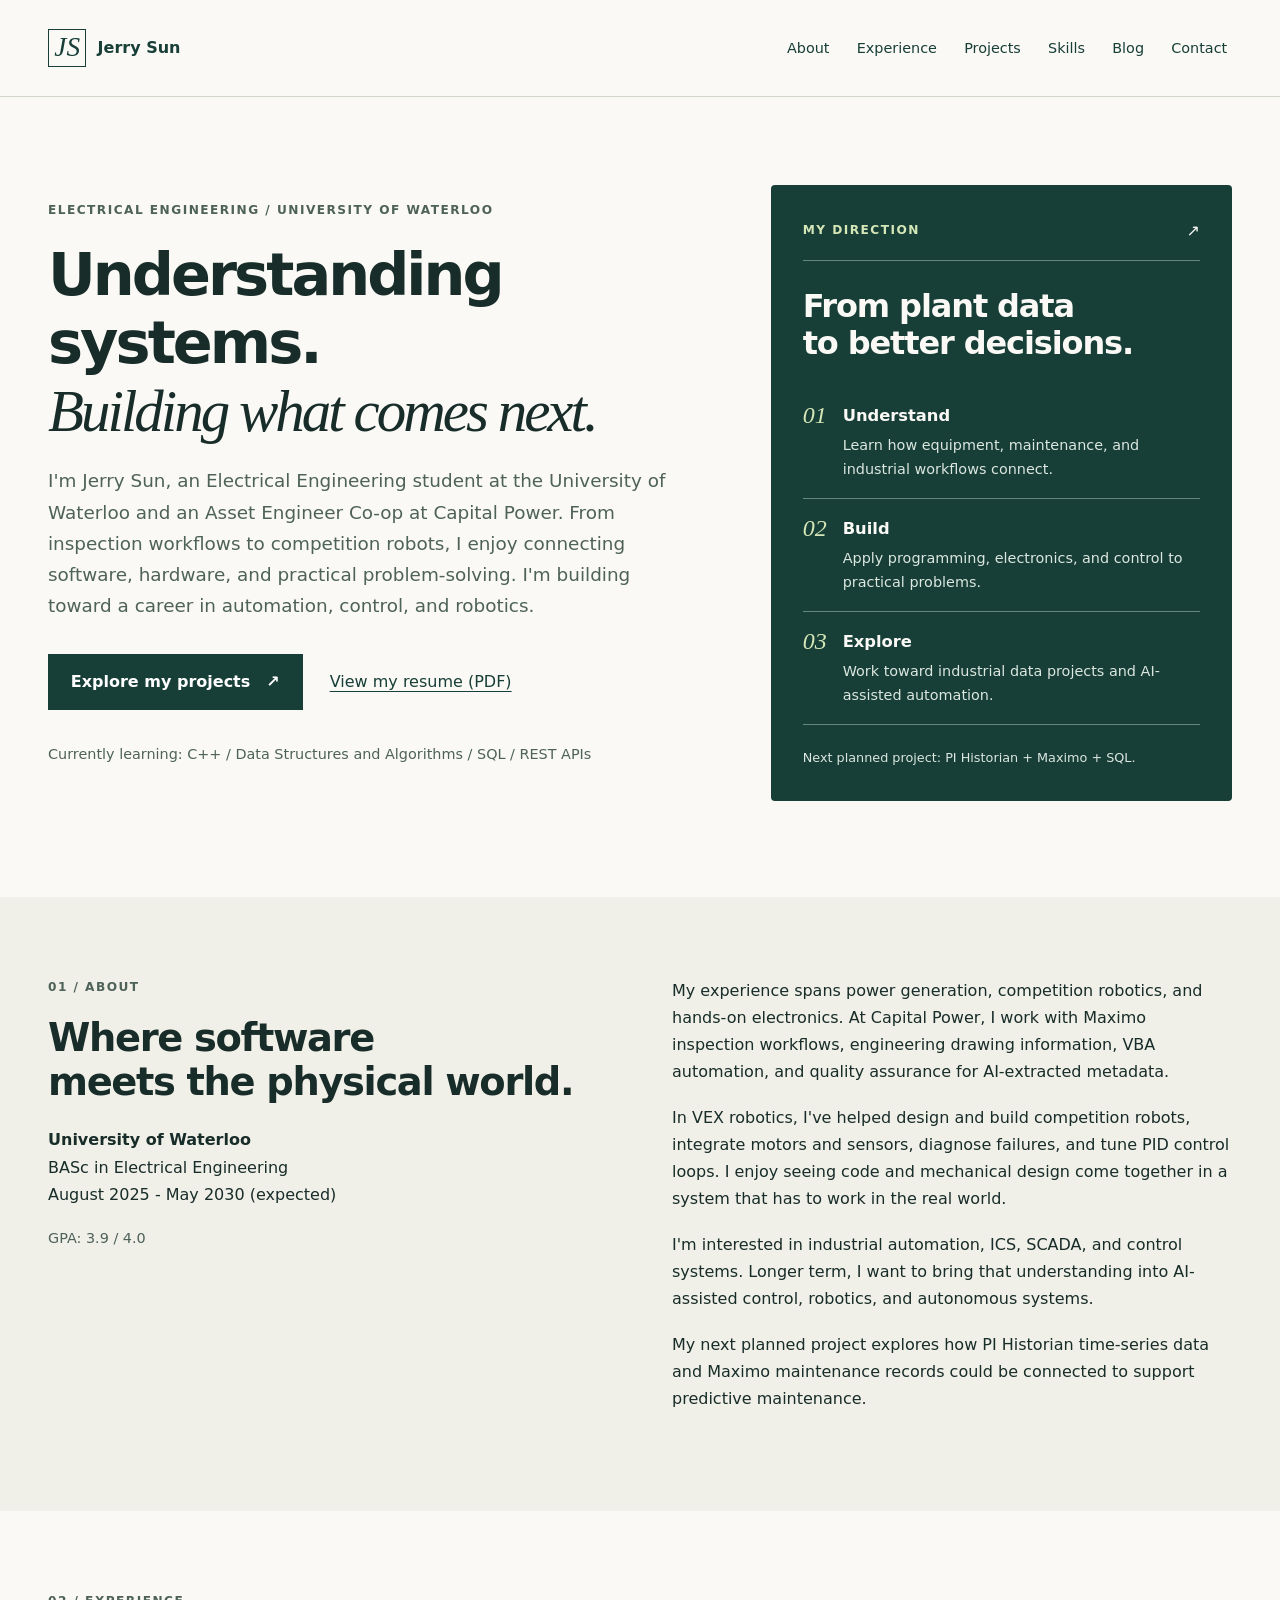
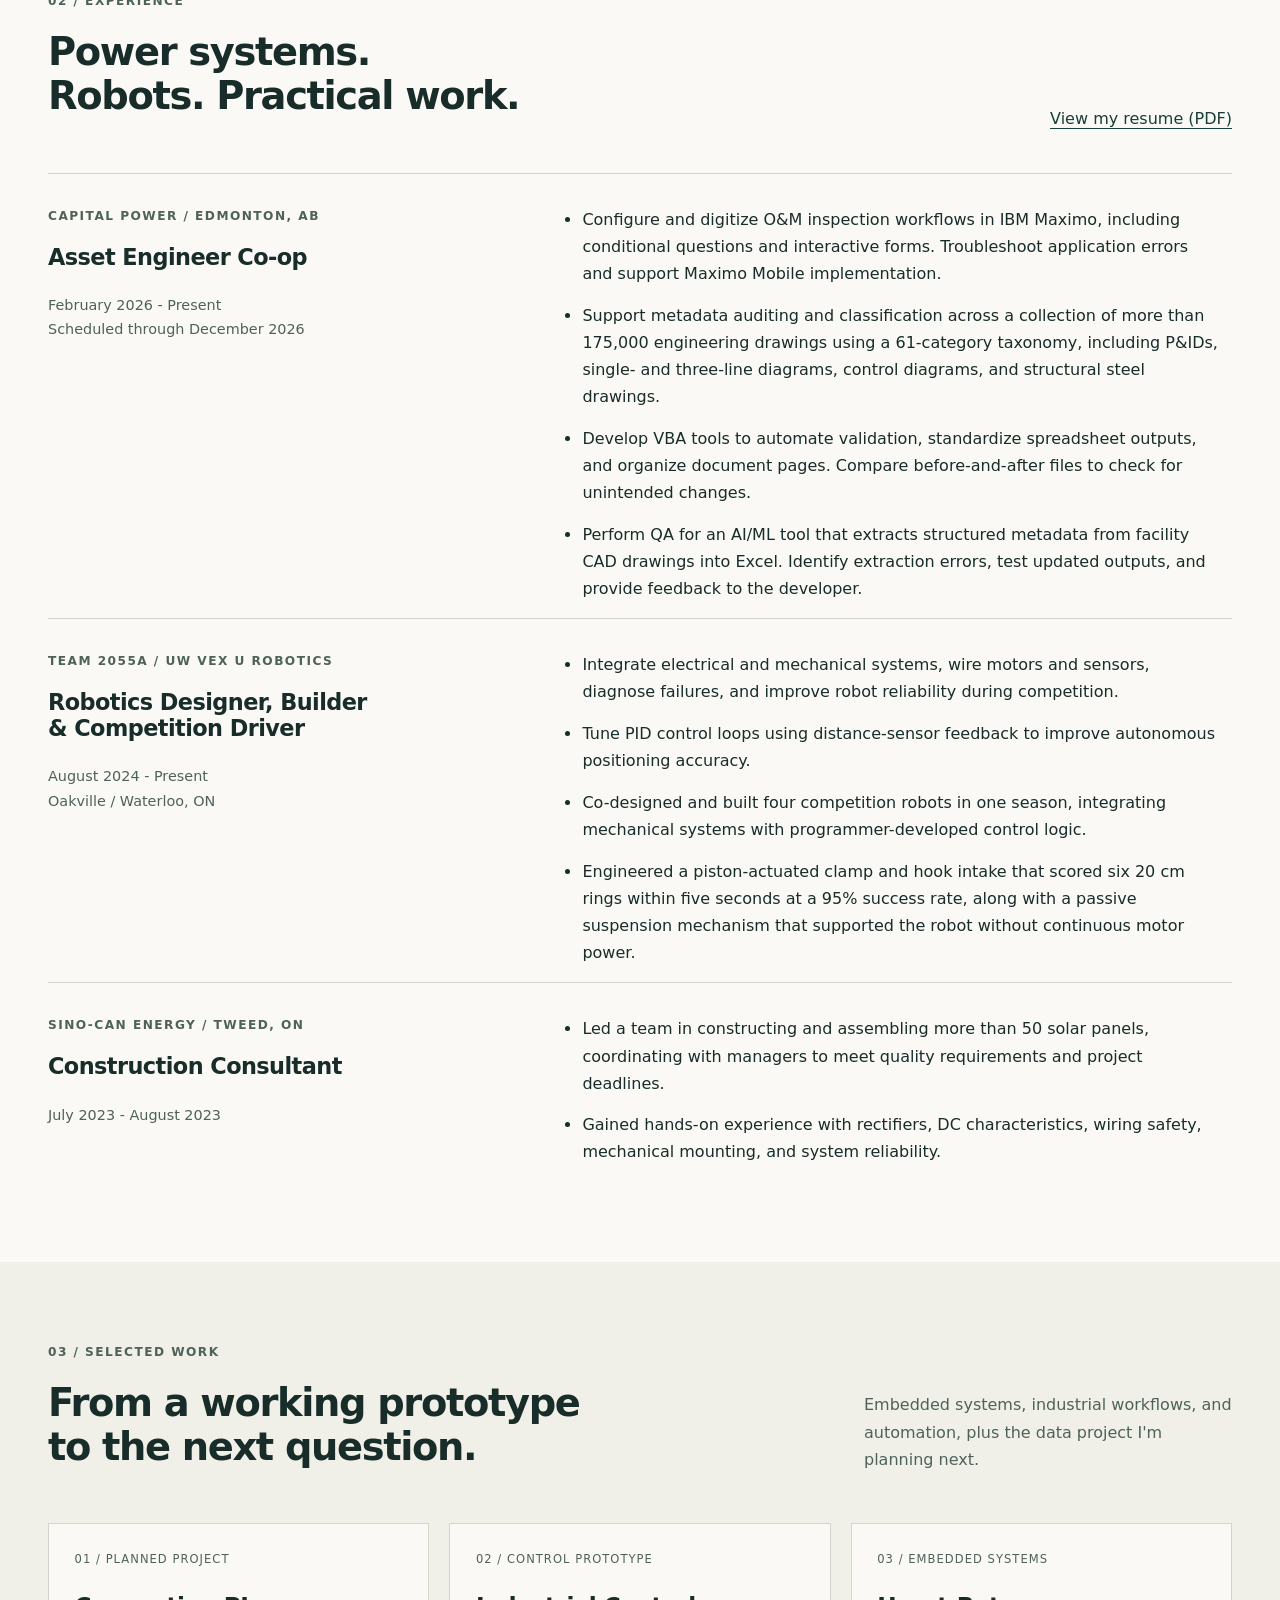
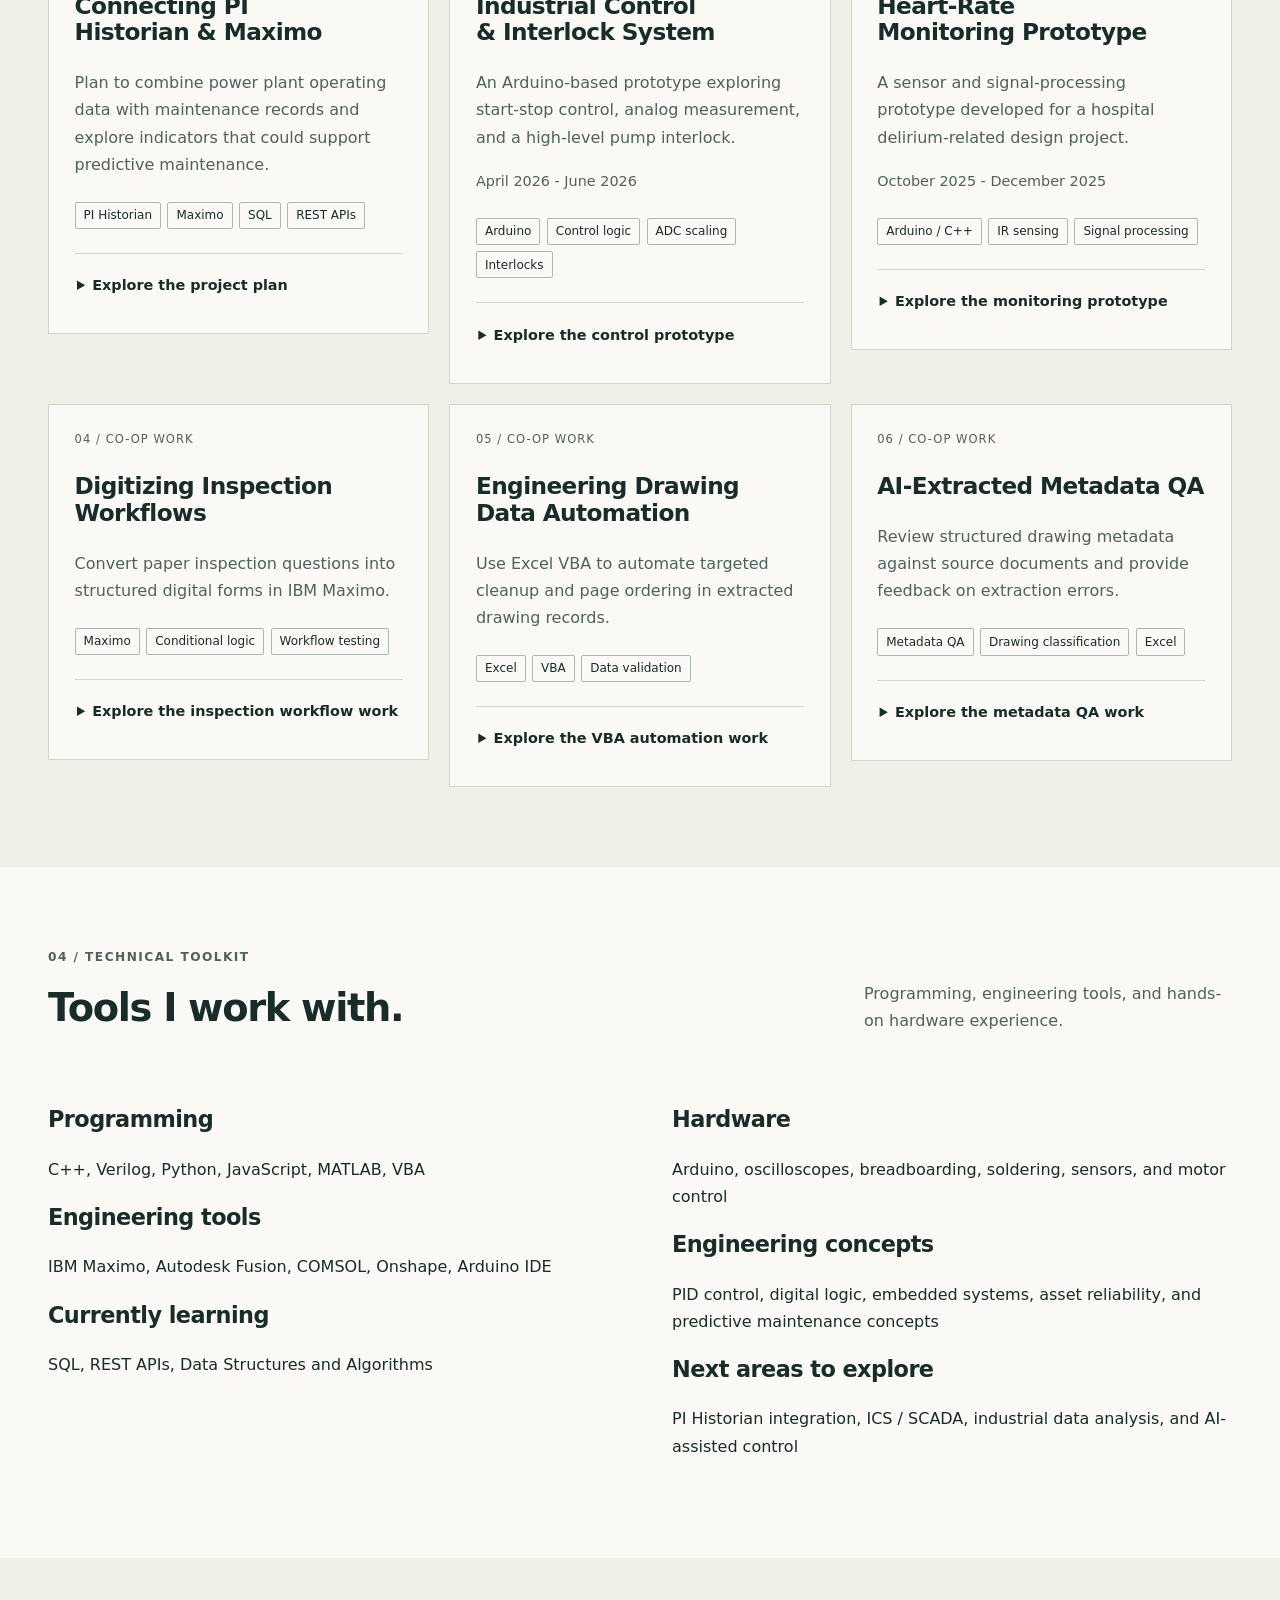
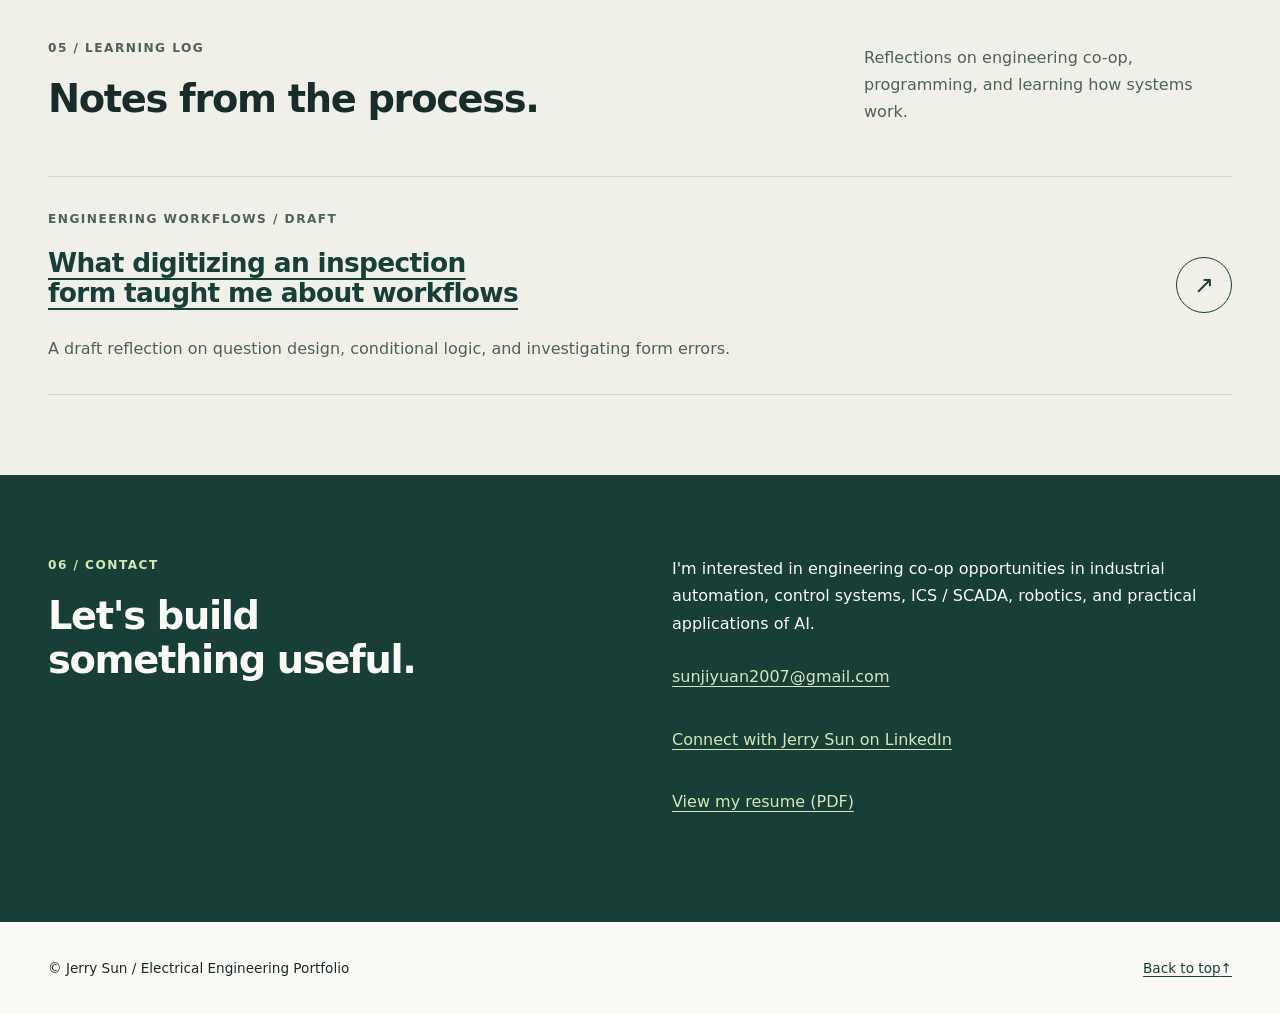
<file: index.html>
<!doctype html>
<html lang="en">
<head>
  <meta charset="utf-8">
  <meta name="viewport" content="width=device-width, initial-scale=1">

  <title>Jerry Sun | Electrical Engineering, Automation &amp; Robotics</title>

  <meta
    name="description"
    content="Jerry Sun is a University of Waterloo Electrical Engineering student with experience at Capital Power and in VEX robotics. Explore his control, embedded systems, and automation projects."
  >
  <meta name="author" content="Jerry Sun">

  <meta property="og:type" content="website">
  <meta property="og:title" content="Jerry Sun | Engineering Portfolio">
  <meta
    property="og:description"
    content="Electrical engineering, industrial automation, robotics, and a planned PI Historian and Maximo data project."
  >
  <meta name="twitter:card" content="summary">

  <!-- Add canonical and og:url metadata once the website has a permanent URL. -->

  <meta name="theme-color" content="#173e37">
  <link rel="icon" href="favicon.svg" type="image/svg+xml">
  <link rel="stylesheet" href="styles.css">
</head>

<body>
  <a class="skip-link" href="#main">Skip to main content</a>

  <!-- HEADER -->
  <header class="site-header">
    <div class="container header-inner">
      <a class="brand" href="index.html" aria-current="page">
        <span class="brand-mark" aria-hidden="true">JS</span>
        Jerry Sun
      </a>

      <nav aria-label="Main navigation">
        <ul class="nav-list">
          <li><a href="#about">About</a></li>
          <li><a href="#experience">Experience</a></li>
          <li><a href="#projects">Projects</a></li>
          <li><a href="#skills">Skills</a></li>
          <li><a href="#blog">Blog</a></li>
          <li><a href="#contact">Contact</a></li>
        </ul>
      </nav>
    </div>
  </header>

  <main id="main" tabindex="-1">

    <!-- HERO -->
    <section class="hero container" aria-labelledby="hero-title">
      <div>
        <p class="eyebrow">
          Electrical Engineering / University of Waterloo
        </p>

        <h1 id="hero-title">
          Understanding systems.<br>
          <span class="serif">Building what comes next.</span>
        </h1>

        <p class="hero-copy">
          I'm Jerry Sun, an Electrical Engineering student at the
          University of Waterloo and an Asset Engineer Co-op at
          Capital Power. From inspection workflows to competition
          robots, I enjoy connecting software, hardware, and practical
          problem-solving. I'm building toward a career in automation,
          control, and robotics.
        </p>

        <div class="actions">
          <a class="button" href="#projects">
            Explore my projects
            <span aria-hidden="true">↗</span>
          </a>

          <a class="text-link" href="resume.pdf" target="_blank" rel="noopener">
            View my resume (PDF)
          </a>
        </div>

        <p class="small hero-note">
          Currently learning: C++ / Data Structures and Algorithms /
          SQL / REST APIs
        </p>
      </div>

      <aside class="notebook" aria-labelledby="notebook-title">
        <div class="notebook-heading">
          <span class="eyebrow">My direction</span>
          <span aria-hidden="true">↗</span>
        </div>

        <h2 id="notebook-title">
          From plant data<br>
          to better decisions.
        </h2>

        <ol class="process">
          <li>
            <span class="process-number" aria-hidden="true">01</span>
            <div>
              <strong>Understand</strong>
              <p>
                Learn how equipment, maintenance, and industrial
                workflows connect.
              </p>
            </div>
          </li>

          <li>
            <span class="process-number" aria-hidden="true">02</span>
            <div>
              <strong>Build</strong>
              <p>
                Apply programming, electronics, and control to
                practical problems.
              </p>
            </div>
          </li>

          <li>
            <span class="process-number" aria-hidden="true">03</span>
            <div>
              <strong>Explore</strong>
              <p>
                Work toward industrial data projects and
                AI-assisted automation.
              </p>
            </div>
          </li>
        </ol>

        <p class="notebook-footer">
          Next planned project: PI Historian + Maximo + SQL.
        </p>
      </aside>
    </section>

    <!-- ABOUT AND EDUCATION -->
    <section
      id="about"
      class="section section-tint"
      aria-labelledby="about-title"
    >
      <div class="container split">
        <div>
          <p class="eyebrow">01 / About</p>

          <h2 id="about-title">
            Where software<br>
            meets the physical world.
          </h2>

          <p>
            <strong>University of Waterloo</strong><br>
            BASc in Electrical Engineering<br>
            August 2025 - May 2030 (expected)
          </p>

          <p class="small">GPA: 3.9 / 4.0</p>
        </div>

        <div class="prose">
          <p>
            My experience spans power generation, competition robotics,
            and hands-on electronics. At Capital Power, I work with
            Maximo inspection workflows, engineering drawing information,
            VBA automation, and quality assurance for AI-extracted metadata.
          </p>

          <p>
            In VEX robotics, I've helped design and build competition
            robots, integrate motors and sensors, diagnose failures,
            and tune PID control loops. I enjoy seeing code and
            mechanical design come together in a system that has to
            work in the real world.
          </p>

          <p>
            I'm interested in industrial automation, ICS, SCADA, and
            control systems. Longer term, I want to bring that
            understanding into AI-assisted control, robotics, and
            autonomous systems.
          </p>

          <p>
            My next planned project explores how PI Historian
            time-series data and Maximo maintenance records could
            be connected to support predictive maintenance.
          </p>
        </div>
      </div>
    </section>

    <!-- EXPERIENCE -->
    <section
      id="experience"
      class="section container"
      aria-labelledby="experience-title"
    >
      <div class="section-heading">
        <div>
          <p class="eyebrow">02 / Experience</p>
          <h2 id="experience-title">
            Power systems.<br>
            Robots. Practical work.
          </h2>
        </div>

        <a class="text-link" href="resume.pdf" target="_blank" rel="noopener">
          View my resume (PDF)
        </a>
      </div>

      <!-- CAPITAL POWER -->
      <article
        class="experience-row"
        aria-labelledby="capital-power-title"
      >
        <div>
          <p class="eyebrow">Capital Power / Edmonton, AB</p>

          <h3 id="capital-power-title">
            Asset Engineer Co-op
          </h3>

          <p class="small">
            February 2026 - Present<br>
            Scheduled through December 2026
          </p>
        </div>

        <div class="prose">
          <ul class="detail-list">
            <li>
              Configure and digitize O&amp;M inspection workflows in
              IBM Maximo, including conditional questions and
              interactive forms. Troubleshoot application errors
              and support Maximo Mobile implementation.
            </li>

            <li>
              Support metadata auditing and classification across
              a collection of more than 175,000 engineering drawings
              using a 61-category taxonomy, including P&amp;IDs,
              single- and three-line diagrams, control diagrams,
              and structural steel drawings.
            </li>

            <li>
              Develop VBA tools to automate validation, standardize
              spreadsheet outputs, and organize document pages.
              Compare before-and-after files to check for
              unintended changes.
            </li>

            <li>
              Perform QA for an AI/ML tool that extracts structured
              metadata from facility CAD drawings into Excel.
              Identify extraction errors, test updated outputs,
              and provide feedback to the developer.
            </li>
          </ul>
        </div>
      </article>

      <!-- ROBOTICS -->
      <article
        class="experience-row"
        aria-labelledby="robotics-title"
      >
        <div>
          <p class="eyebrow">Team 2055A / UW VEX U Robotics</p>

          <h3 id="robotics-title">
            Robotics Designer, Builder &amp; Competition Driver
          </h3>

          <p class="small">
            August 2024 - Present<br>
            Oakville / Waterloo, ON
          </p>
        </div>

        <div class="prose">
          <ul class="detail-list">
            <li>
              Integrate electrical and mechanical systems, wire
              motors and sensors, diagnose failures, and improve
              robot reliability during competition.
            </li>

            <li>
              Tune PID control loops using distance-sensor feedback
              to improve autonomous positioning accuracy.
            </li>

            <li>
              Co-designed and built four competition robots in one
              season, integrating mechanical systems with
              programmer-developed control logic.
            </li>

            <li>
              Engineered a piston-actuated clamp and hook intake
              that scored six 20 cm rings within five seconds at a
              95% success rate, along with a passive suspension
              mechanism that supported the robot without continuous
              motor power.
            </li>
          </ul>
        </div>
      </article>

      <!-- SOLAR ENERGY -->
      <article
        class="experience-row"
        aria-labelledby="solar-title"
      >
        <div>
          <p class="eyebrow">Sino-Can Energy / Tweed, ON</p>

          <h3 id="solar-title">Construction Consultant</h3>

          <p class="small">July 2023 - August 2023</p>
        </div>

        <div class="prose">
          <ul class="detail-list">
            <li>
              Led a team in constructing and assembling more than
              50 solar panels, coordinating with managers to meet
              quality requirements and project deadlines.
            </li>

            <li>
              Gained hands-on experience with rectifiers, DC
              characteristics, wiring safety, mechanical mounting,
              and system reliability.
            </li>
          </ul>
        </div>
      </article>
    </section>

    <!-- PROJECTS -->
    <section
      id="projects"
      class="section section-tint"
      aria-labelledby="projects-title"
    >
      <div class="container">
        <div class="section-heading">
          <div>
            <p class="eyebrow">03 / Selected work</p>

            <h2 id="projects-title">
              From a working prototype<br>
              to the next question.
            </h2>
          </div>

          <p class="section-intro">
            Embedded systems, industrial workflows, and automation,
            plus the data project I'm planning next.
          </p>
        </div>

        <div class="project-grid">

          <!-- PLANNED PI HISTORIAN / MAXIMO PROJECT -->
          <article
            class="project-card"
            aria-labelledby="planned-project-title"
          >
            <p class="project-number">01 / PLANNED PROJECT</p>

            <h3 id="planned-project-title">
              Connecting PI Historian &amp; Maximo
            </h3>

            <p>
              Plan to combine power plant operating data with
              maintenance records and explore indicators that
              could support predictive maintenance.
            </p>

            <ul class="tags" aria-label="Planned tools and topics">
              <li>PI Historian</li>
              <li>Maximo</li>
              <li>SQL</li>
              <li>REST APIs</li>
            </ul>

            <details>
              <summary>Explore the project plan</summary>

              <div class="detail-content">
                <h4>Status</h4>
                <p>
                  Planned. Data access, implementation, and results
                  are still to be established.
                </p>

                <h4>Goal</h4>
                <p>
                  Connect equipment operating history with
                  maintenance events to investigate patterns that
                  may help identify developing equipment issues.
                </p>

                <h4>Planned approach</h4>
                <ol>
                  <li>
                    Retrieve selected power plant time-series
                    data from PI Historian through an available
                    REST API, such as PI Web API.
                  </li>

                  <li>
                    Retrieve corresponding asset and work-order
                    records from Maximo through its REST API.
                  </li>

                  <li>
                    Load the retrieved data into a SQL database,
                    map common asset identifiers, align timestamps,
                    and check missing values and data quality.
                  </li>

                  <li>
                    Use SQL queries to compare operating trends
                    with maintenance events and develop candidate
                    condition indicators.
                  </li>

                  <li>
                    Evaluate the indicators against historical
                    records to assess their usefulness for
                    predictive maintenance.
                  </li>
                </ol>

                <h4>Intended outcome</h4>
                <p>
                  A prototype data workflow and analysis that
                  could support predictive maintenance decisions.
                  Predictive performance has not yet been
                  demonstrated.
                </p>
              </div>
            </details>
          </article>

          <!-- INDUSTRIAL CONTROL PROJECT -->
          <article
            class="project-card"
            aria-labelledby="control-project-title"
          >
            <p class="project-number">02 / CONTROL PROTOTYPE</p>

            <h3 id="control-project-title">
              Industrial Control &amp; Interlock System
            </h3>

            <p>
              An Arduino-based prototype exploring start-stop
              control, analog measurement, and a high-level
              pump interlock.
            </p>

            <p class="small">April 2026 - June 2026</p>

            <ul class="tags" aria-label="Tools and skills">
              <li>Arduino</li>
              <li>Control logic</li>
              <li>ADC scaling</li>
              <li>Interlocks</li>
            </ul>

            <details>
              <summary>Explore the control prototype</summary>

              <div class="detail-content">
                <h4>Goal</h4>
                <p>
                  Build a small prototype to practice industrial
                  control concepts with sensor inputs and
                  actuator logic.
                </p>

                <h4>My contribution</h4>
                <p>
                  Implemented three-wire start-stop interlocking
                  logic for momentary push buttons. Scaled raw
                  ADC readings into a 0-100% water-level measurement.
                </p>

                <h4>Prototype behavior</h4>
                <p>
                  Programmed a high-level interlock to shut down
                  the pump actuator when the measured level
                  exceeded 85%.
                </p>
              </div>
            </details>
          </article>

          <!-- HEART-RATE PROJECT -->
          <article
            class="project-card"
            aria-labelledby="heart-project-title"
          >
            <p class="project-number">03 / EMBEDDED SYSTEMS</p>

            <h3 id="heart-project-title">
              Heart-Rate Monitoring Prototype
            </h3>

            <p>
              A sensor and signal-processing prototype developed
              for a hospital delirium-related design project.
            </p>

            <p class="small">October 2025 - December 2025</p>

            <ul class="tags" aria-label="Tools and skills">
              <li>Arduino / C++</li>
              <li>IR sensing</li>
              <li>Signal processing</li>
            </ul>

            <details>
              <summary>Explore the monitoring prototype</summary>

              <div class="detail-content">
                <h4>Goal</h4>
                <p>
                  Prototype heart-rate measurement and a visible
                  indication of abnormal heart-rate changes.
                </p>

                <h4>My contribution</h4>
                <p>
                  Prototyped IR sensor circuits on breadboards,
                  worked on noise reduction and analog signal
                  stability, and designed an LED indication system.
                </p>

                <h4>Prototype behavior</h4>
                <p>
                  Programmed C++ logic using Arduino libraries
                  to sample sensor data, compute beats per minute,
                  and trigger real-time alerts.
                </p>
              </div>
            </details>
          </article>

          <!-- MAXIMO WORK -->
          <article
            class="project-card"
            aria-labelledby="maximo-project-title"
          >
            <p class="project-number">04 / CO-OP WORK</p>

            <h3 id="maximo-project-title">
              Digitizing Inspection Workflows
            </h3>

            <p>
              Convert paper inspection questions into structured
              digital forms in IBM Maximo.
            </p>

            <ul class="tags" aria-label="Tools and skills">
              <li>Maximo</li>
              <li>Conditional logic</li>
              <li>Workflow testing</li>
            </ul>

            <details>
              <summary>Explore the inspection workflow work</summary>

              <div class="detail-content">
                <h4>Problem</h4>
                <p>
                  Paper inspection forms need to become usable
                  digital workflows for maintenance staff.
                </p>

                <h4>My contribution</h4>
                <p>
                  Configure questions, response types, required
                  responses, and conditional follow-ups.
                  Investigate submission errors by testing
                  changes to text and configuration.
                </p>

                <h4>What I learned</h4>
                <p>
                  A useful form needs both clear wording and a
                  clear sequence. Testing small changes helps
                  narrow down the cause of an error.
                </p>
              </div>
            </details>
          </article>

          <!-- VBA WORK -->
          <article
            class="project-card"
            aria-labelledby="vba-project-title"
          >
            <p class="project-number">05 / CO-OP WORK</p>

            <h3 id="vba-project-title">
              Engineering Drawing Data Automation
            </h3>

            <p>
              Use Excel VBA to automate targeted cleanup and page
              ordering in extracted drawing records.
            </p>

            <ul class="tags" aria-label="Tools and skills">
              <li>Excel</li>
              <li>VBA</li>
              <li>Data validation</li>
            </ul>

            <details>
              <summary>Explore the VBA automation work</summary>

              <div class="detail-content">
                <h4>Problem</h4>
                <p>
                  Drawing records can contain inconsistent fields
                  or pages listed out of order within the same
                  document.
                </p>

                <h4>My contribution</h4>
                <p>
                  Use document identifiers and page numbers to
                  organize related records. Apply cleanup routines
                  to specified columns and compare original and
                  processed workbooks.
                </p>

                <h4>What I learned</h4>
                <p>
                  Defining exactly which cells may change is
                  essential when automating engineering data tasks.
                </p>
              </div>
            </details>
          </article>

          <!-- METADATA QA WORK -->
          <article
            class="project-card"
            aria-labelledby="qa-project-title"
          >
            <p class="project-number">06 / CO-OP WORK</p>

            <h3 id="qa-project-title">
              AI-Extracted Metadata QA
            </h3>

            <p>
              Review structured drawing metadata against source
              documents and provide feedback on extraction errors.
            </p>

            <ul class="tags" aria-label="Tools and skills">
              <li>Metadata QA</li>
              <li>Drawing classification</li>
              <li>Excel</li>
            </ul>

            <details>
              <summary>Explore the metadata QA work</summary>

              <div class="detail-content">
                <h4>Problem</h4>
                <p>
                  AI-extracted drawing information can contain
                  incorrect or missing fields.
                </p>

                <h4>My contribution</h4>
                <p>
                  Check drawing numbers, titles, revisions,
                  contractors, disciplines, and drawing types
                  against source drawings. Review updated
                  outputs and describe issues for the developer.
                </p>

                <h4>What I learned</h4>
                <p>
                  Useful QA feedback connects a specific source
                  example with the expected value and the
                  observed error.
                </p>
              </div>
            </details>
          </article>

        </div>
      </div>
    </section>

    <!-- SKILLS -->
    <section
      id="skills"
      class="section container"
      aria-labelledby="skills-title"
    >
      <div class="section-heading">
        <div>
          <p class="eyebrow">04 / Technical toolkit</p>
          <h2 id="skills-title">Tools I work with.</h2>
        </div>

        <p class="section-intro">
          Programming, engineering tools, and hands-on
          hardware experience.
        </p>
      </div>

      <div class="split">
        <div>
          <h3>Programming</h3>
          <p>C++, Verilog, Python, JavaScript, MATLAB, VBA</p>

          <h3>Engineering tools</h3>
          <p>
            IBM Maximo, Autodesk Fusion, COMSOL,
            Onshape, Arduino IDE
          </p>

          <h3>Currently learning</h3>
          <p>SQL, REST APIs, Data Structures and Algorithms</p>
        </div>

        <div>
          <h3>Hardware</h3>
          <p>
            Arduino, oscilloscopes, breadboarding, soldering,
            sensors, and motor control
          </p>

          <h3>Engineering concepts</h3>
          <p>
            PID control, digital logic, embedded systems,
            asset reliability, and predictive maintenance concepts
          </p>

          <h3>Next areas to explore</h3>
          <p>
            PI Historian integration, ICS / SCADA,
            industrial data analysis, and AI-assisted control
          </p>
        </div>
      </div>
    </section>

    <!-- BLOG -->
    <section
      id="blog"
      class="section section-tint"
      aria-labelledby="blog-title"
    >
      <div class="container">
        <div class="section-heading">
          <div>
            <p class="eyebrow">05 / Learning log</p>
            <h2 id="blog-title">Notes from the process.</h2>
          </div>

          <p class="section-intro">
            Reflections on engineering co-op, programming,
            and learning how systems work.
          </p>
        </div>

        <article class="post-row">
          <div>
            <p class="eyebrow">Engineering workflows / Draft</p>

            <h3>
              <a href="blog.html">
                What digitizing an inspection form taught me
                about workflows
              </a>
            </h3>

            <p>
              A draft reflection on question design, conditional
              logic, and investigating form errors.
            </p>
          </div>

          <a
            class="round-link"
            href="blog.html"
            aria-label="Read the inspection workflows draft"
          >
            <span aria-hidden="true">↗</span>
          </a>
        </article>
      </div>
    </section>

    <!-- CONTACT -->
    <section
      id="contact"
      class="section contact-section"
      aria-labelledby="contact-title"
    >
      <div class="container split">
        <div>
          <p class="eyebrow">06 / Contact</p>

          <h2 id="contact-title">
            Let's build<br>
            something useful.
          </h2>
        </div>

        <div class="prose">
          <p>
            I'm interested in engineering co-op opportunities
            in industrial automation, control systems,
            ICS / SCADA, robotics, and practical applications of AI.
          </p>

          <p>
            <a
              class="text-link"
              href="mailto:sunjiyuan2007@gmail.com"
            >
              sunjiyuan2007@gmail.com
            </a>
          </p>

          <p>
            <a
              class="text-link"
              href="https://www.linkedin.com/in/jerry-sun-9b61a1284"
            >
              Connect with Jerry Sun on LinkedIn
            </a>
          </p>

          <p>
            <a class="text-link" href="resume.pdf" target="_blank" rel="noopener">
              View my resume (PDF)
            </a>
          </p>
        </div>
      </div>
    </section>

  </main>

  <!-- FOOTER -->
  <footer class="site-footer container">
    <p>© Jerry Sun / Electrical Engineering Portfolio</p>

    <a href="#main">
      Back to top
      <span aria-hidden="true">↑</span>
    </a>
  </footer>
</body>
</html>
</file>
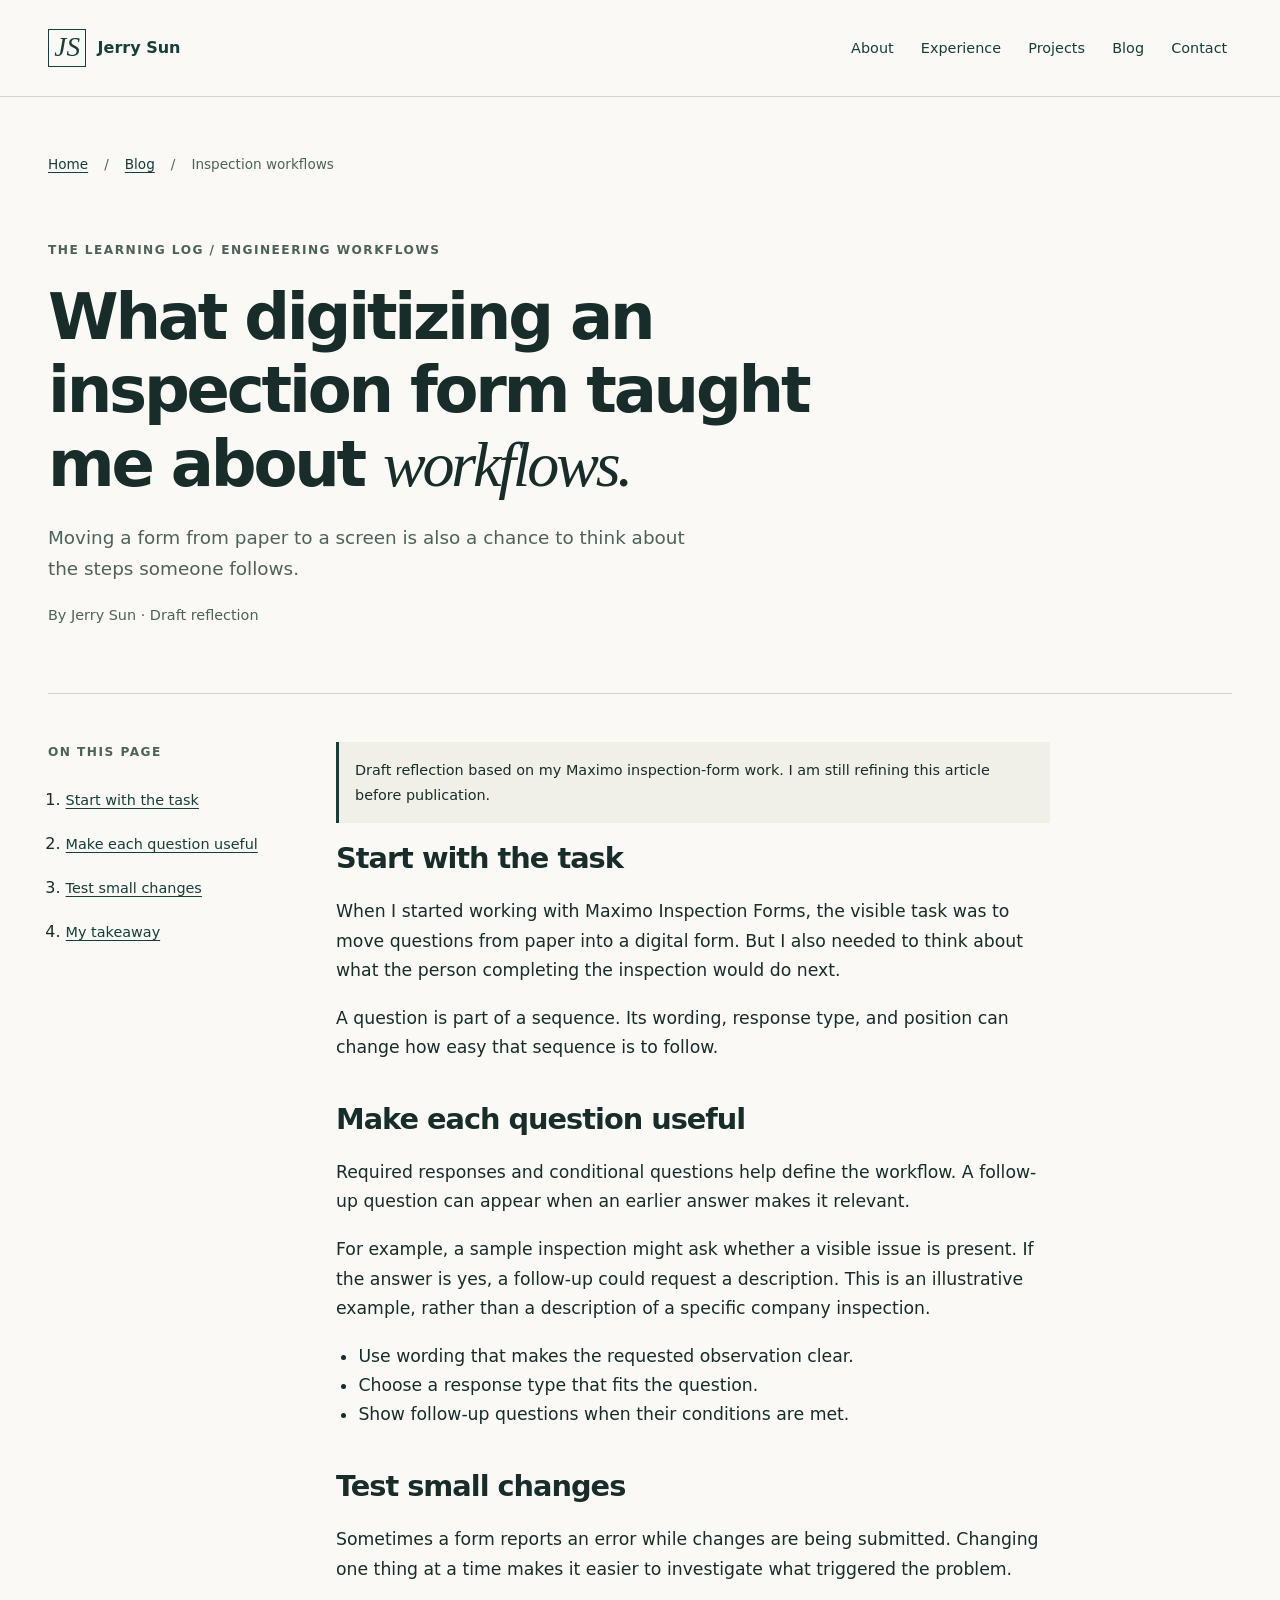
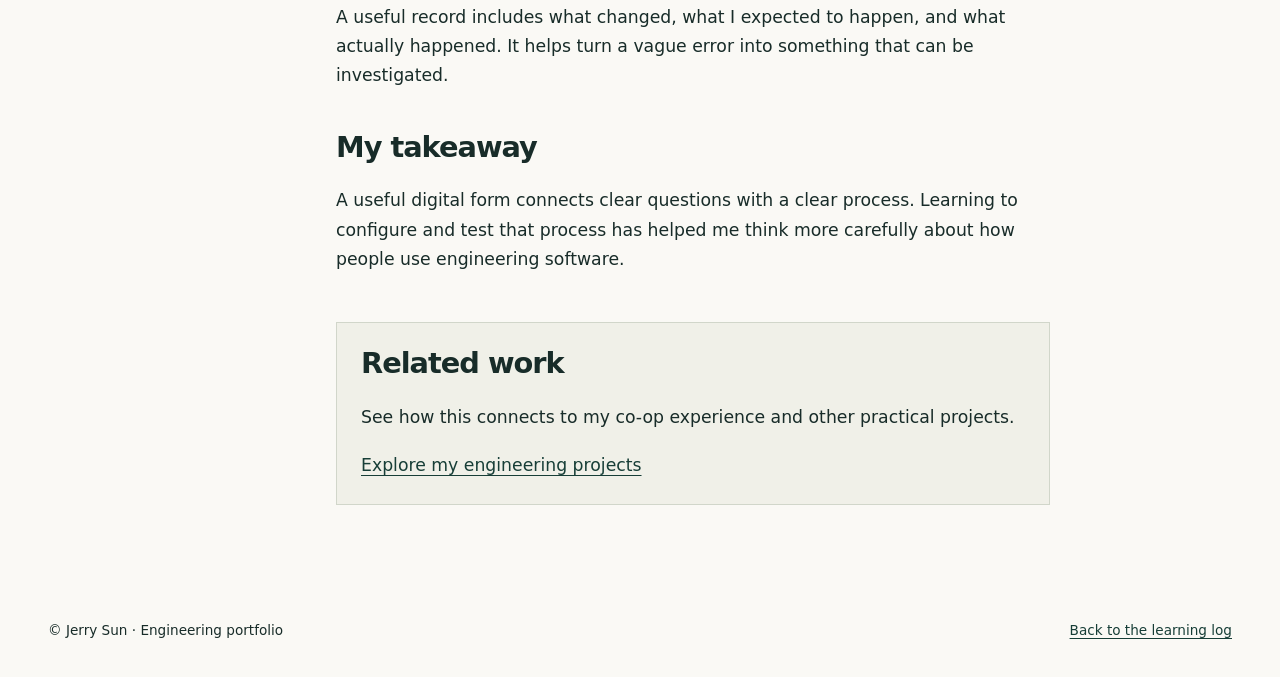
<file: blog.html>
<!doctype html>
<html lang="en">
<head>
  <meta charset="utf-8">
  <meta name="viewport" content="width=device-width, initial-scale=1">

  <title>Digitizing Inspection Forms: Workflow Lessons | Jerry Sun</title>

  <meta
    name="description"
    content="A student engineering perspective on moving paper inspections into Maximo: conditional questions, required responses, and testing changes carefully."
  >
  <meta name="author" content="Jerry Sun">

  <meta property="og:type" content="article">
  <meta
    property="og:title"
    content="What digitizing an inspection form taught me about workflows"
  >
  <meta
    property="og:description"
    content="Lessons about question order, conditional logic, and testing from working with digital inspection forms."
  >
  <meta name="twitter:card" content="summary">

  <!-- Add canonical and og:url metadata once the article has a permanent URL. -->

  <meta name="theme-color" content="#173e37">
  <link rel="icon" href="favicon.svg" type="image/svg+xml">
  <link rel="stylesheet" href="styles.css">
</head>

<body>
  <a class="skip-link" href="#main">Skip to main content</a>

  <!-- HEADER -->
  <header class="site-header">
    <div class="container header-inner">
      <a class="brand" href="index.html">
        <span class="brand-mark" aria-hidden="true">JS</span>
        Jerry Sun
      </a>

      <nav aria-label="Main navigation">
        <ul class="nav-list">
          <li><a href="index.html#about">About</a></li>
          <li><a href="index.html#experience">Experience</a></li>
          <li><a href="index.html#projects">Projects</a></li>
          <li><a href="index.html#blog">Blog</a></li>
          <li><a href="index.html#contact">Contact</a></li>
        </ul>
      </nav>
    </div>
  </header>

  <main id="main" tabindex="-1">
    <div class="container article-wrap">

      <!-- BREADCRUMB -->
      <nav class="breadcrumbs" aria-label="Breadcrumb">
        <ol>
          <li><a href="index.html">Home</a></li>
          <li><a href="index.html#blog">Blog</a></li>
          <li aria-current="page">Inspection workflows</li>
        </ol>
      </nav>

      <article aria-labelledby="article-title">

        <!-- ARTICLE INTRODUCTION -->
        <header class="article-header">
          <p class="eyebrow">
            The learning log / Engineering workflows
          </p>

          <h1 id="article-title">
            What digitizing an inspection form taught me about
            <span class="serif">workflows.</span>
          </h1>

          <p class="hero-copy">
            Moving a form from paper to a screen is also a chance
            to think about the steps someone follows.
          </p>

          <p class="small">
            By Jerry Sun · Draft reflection
          </p>

          <!--
            When publishing, add the actual publication date:

            <p>
              Published
              <time datetime="YYYY-MM-DD">Month Day, Year</time>
            </p>
          -->
        </header>

        <div class="article-layout">

          <!-- TABLE OF CONTENTS -->
          <nav class="contents" aria-label="On this page">
            <p class="eyebrow">On this page</p>

            <ol>
              <li>
                <a href="#start">Start with the task</a>
              </li>
              <li>
                <a href="#logic">Make each question useful</a>
              </li>
              <li>
                <a href="#testing">Test small changes</a>
              </li>
              <li>
                <a href="#takeaway">My takeaway</a>
              </li>
            </ol>
          </nav>

          <!-- ARTICLE CONTENT -->
          <div class="article-body prose">
            <p class="draft-note">
              Draft reflection based on my Maximo inspection-form
              work. I am still refining this article before publication.
            </p>

            <section id="start" aria-labelledby="start-title">
              <h2 id="start-title">Start with the task</h2>

              <p>
                When I started working with Maximo Inspection Forms,
                the visible task was to move questions from paper
                into a digital form. But I also needed to think about
                what the person completing the inspection would do next.
              </p>

              <p>
                A question is part of a sequence. Its wording,
                response type, and position can change how easy
                that sequence is to follow.
              </p>
            </section>

            <section id="logic" aria-labelledby="logic-title">
              <h2 id="logic-title">Make each question useful</h2>

              <p>
                Required responses and conditional questions help
                define the workflow. A follow-up question can appear
                when an earlier answer makes it relevant.
              </p>

              <p>
                For example, a sample inspection might ask whether
                a visible issue is present. If the answer is yes,
                a follow-up could request a description. This is
                an illustrative example, rather than a description
                of a specific company inspection.
              </p>

              <ul>
                <li>
                  Use wording that makes the requested observation clear.
                </li>
                <li>
                  Choose a response type that fits the question.
                </li>
                <li>
                  Show follow-up questions when their conditions are met.
                </li>
              </ul>
            </section>

            <section id="testing" aria-labelledby="testing-title">
              <h2 id="testing-title">Test small changes</h2>

              <p>
                Sometimes a form reports an error while changes
                are being submitted. Changing one thing at a time
                makes it easier to investigate what triggered
                the problem.
              </p>

              <p>
                A useful record includes what changed, what I
                expected to happen, and what actually happened.
                It helps turn a vague error into something that
                can be investigated.
              </p>
            </section>

            <section id="takeaway" aria-labelledby="takeaway-title">
              <h2 id="takeaway-title">My takeaway</h2>

              <p>
                A useful digital form connects clear questions
                with a clear process. Learning to configure and
                test that process has helped me think more
                carefully about how people use engineering software.
              </p>
            </section>

            <aside
              class="article-callout"
              aria-labelledby="next-title"
            >
              <h2 id="next-title">Related work</h2>

              <p>
                See how this connects to my co-op experience
                and other practical projects.
              </p>

              <a href="index.html#projects">
                Explore my engineering projects
              </a>
            </aside>
          </div>
        </div>
      </article>
    </div>
  </main>

  <!-- FOOTER -->
  <footer class="site-footer container">
    <p>© Jerry Sun · Engineering portfolio</p>
    <a href="index.html#blog">Back to the learning log</a>
  </footer>
</body>
</html>
</file>
<file: styles.css>
/* SHARED COLORS */

:root {
  color-scheme: light;
  --paper: #faf9f5;
  --tint: #f0f0e8;
  --ink: #182c29;
  --muted: #4e625a;
  --green: #173e37;
  --mint: #d5e7b7;
  --line: #d1d6ca;
  --focus: #075bc4;
  --max: 74rem;
}

/* BASE */

* {
  box-sizing: border-box;
}

html {
  scroll-padding-top: 1.5rem;
}

body {
  margin: 0;
  background: var(--paper);
  color: var(--ink);
  font: 1rem/1.7 system-ui, -apple-system,
    BlinkMacSystemFont, "Segoe UI", sans-serif;
}

::selection {
  background: var(--mint);
  color: var(--ink);
}

a {
  color: var(--green);
  text-decoration-thickness: 0.08em;
  text-underline-offset: 0.22em;
  overflow-wrap: anywhere;
}

a:hover {
  text-decoration-thickness: 0.15em;
}

a,
summary {
  -webkit-tap-highlight-color: #d5e7b7;
}

:focus-visible {
  outline: 3px solid var(--focus);
  outline-offset: 5px;
}

main:focus {
  outline: none;
}

/* TYPOGRAPHY */

h1,
h2,
h3,
h4 {
  line-height: 1.15;
  text-wrap: balance;
  font-weight: 600;
}

h1 {
  font-size: clamp(2.5rem, 4.6vw, 4.25rem);
  letter-spacing: -0.05em;
  margin: 1.25rem 0;
}

h2 {
  font-size: clamp(1.8rem, 3vw, 2.65rem);
  letter-spacing: -0.035em;
  margin: 0.7rem 0 1.4rem;
}

h3 {
  font-size: 1.4rem;
  letter-spacing: -0.025em;
}

h4 {
  font-size: 1rem;
  margin-bottom: 0.5rem;
}

p {
  margin: 0 0 1.15rem;
}

ul,
ol {
  padding-left: 1.4rem;
}

.eyebrow {
  font-size: 0.76rem;
  text-transform: uppercase;
  letter-spacing: 0.12em;
  font-weight: 650;
  color: var(--muted);
}

.small {
  font-size: 0.9rem;
  color: var(--muted);
}

.serif {
  font-family: Georgia, "Times New Roman", serif;
  font-style: italic;
  font-weight: 400;
}

/* SHARED LAYOUT */

.container {
  width: min(var(--max), calc(100% - 4rem));
  margin-inline: auto;
}

.section {
  padding-block: 5rem;
}

.section-tint {
  background: var(--tint);
}

.split {
  display: grid;
  grid-template-columns: 1fr 1fr;
  gap: 4rem;
}

.prose {
  max-width: 65ch;
}

.section-heading {
  display: flex;
  justify-content: space-between;
  align-items: end;
  gap: 3rem;
  margin-bottom: 2rem;
}

.section-intro {
  max-width: 23rem;
  color: var(--muted);
}

/* SKIP LINK */

.skip-link {
  position: absolute;
  top: 0.6rem;
  left: 1rem;
  z-index: 10;
  padding: 0.8rem 1rem;
  background: var(--green);
  color: white;
  transform: translateY(-160%);
}

.skip-link:focus {
  transform: translateY(0);
}

/* HEADER AND NAVIGATION */

.site-header {
  border-bottom: 1px solid var(--line);
}

.header-inner {
  min-height: 6rem;
  display: flex;
  align-items: center;
  justify-content: space-between;
  gap: 2rem;
}

.brand {
  display: inline-flex;
  align-items: center;
  gap: 0.7rem;
  font-weight: 700;
  text-decoration: none;
  white-space: nowrap;
  min-height: 44px;
}

.brand-mark {
  display: grid;
  place-items: center;
  width: 2.4rem;
  height: 2.4rem;
  border: 1px solid var(--green);
  font: italic 1.7rem Georgia, serif;
}

.nav-list {
  display: flex;
  flex-wrap: wrap;
  list-style: none;
  gap: 0.3rem 1.1rem;
  margin: 0;
  padding: 0;
}

.nav-list a {
  display: inline-flex;
  align-items: center;
  min-height: 44px;
  padding: 0.25rem 0.3rem;
  font-size: 0.9rem;
  text-decoration: none;
}

.nav-list a:hover {
  text-decoration: underline;
}

/* HERO */

.hero {
  display: grid;
  grid-template-columns: 1.4fr 1fr;
  align-items: center;
  gap: clamp(2rem, 6vw, 6rem);
  padding-block: 5.5rem 6rem;
}

.hero-copy {
  font-size: 1.15rem;
  color: var(--muted);
  max-width: 42rem;
}

.actions {
  display: flex;
  align-items: center;
  flex-wrap: wrap;
  gap: 1rem 1.7rem;
  margin-block: 2rem;
}

.button {
  display: inline-flex;
  align-items: center;
  justify-content: center;
  gap: 1rem;
  min-height: 48px;
  padding: 0.8rem 1.3rem;
  background: var(--green);
  color: white;
  text-decoration: none;
  border: 2px solid var(--green);
  font-weight: 600;
}

.button:hover {
  background: var(--ink);
  text-decoration: underline;
}

.text-link {
  display: inline-flex;
  align-items: center;
  min-height: 44px;
}

.hero-note {
  margin-top: 2rem;
}

/* HERO NOTEBOOK */

.notebook {
  padding: 2rem;
  background: var(--green);
  color: var(--paper);
  border-radius: 0.25rem;
}

.notebook-heading {
  display: flex;
  justify-content: space-between;
  align-items: center;
  border-bottom: 1px solid #63877c;
  padding-bottom: 1rem;
  margin-bottom: 1.7rem;
}

.notebook .eyebrow {
  color: var(--mint);
  margin: 0;
}

.notebook h2 {
  font-size: 2rem;
}

.process {
  list-style: none;
  padding: 0;
  margin: 1.5rem 0 0;
}

.process li {
  display: flex;
  gap: 1rem;
  padding-block: 1rem;
  border-bottom: 1px solid #63877c;
}

.process-number {
  font: italic 1.5rem Georgia, serif;
  color: var(--mint);
}

.process strong {
  font-size: 1.02rem;
}

.process p {
  font-size: 0.9rem;
  color: #dbe7df;
  margin: 0.2rem 0 0;
}

.notebook-footer {
  font-size: 0.8rem;
  color: #dbe7df;
  margin: 1.4rem 0 0;
}

/* EXPERIENCE */

.experience-row {
  border-top: 1px solid var(--line);
  padding-top: 2rem;
  display: grid;
  grid-template-columns: 1fr 1.5fr;
  gap: 4rem;
}

.experience-row h3 {
  margin-top: 0.6rem;
}

.detail-list {
  margin-top: 0;
}

.detail-list li {
  margin-bottom: 0.9rem;
}

/* PROJECTS */

.project-grid {
  display: grid;
  grid-template-columns: repeat(3, minmax(0, 1fr));
  gap: 1.25rem;
  align-items: start;
}

.project-card {
  border: 1px solid var(--line);
  padding: 1.6rem;
  background: var(--paper);
  min-width: 0;
}

.project-number {
  font-size: 0.72rem;
  letter-spacing: 0.09em;
  color: var(--muted);
}

.project-card h3 {
  font-size: 1.45rem;
}

.project-card > p {
  color: var(--muted);
}

.tags {
  list-style: none;
  padding: 0;
  display: flex;
  flex-wrap: wrap;
  gap: 0.4rem;
  margin-block: 1.5rem;
}

.tags li {
  font-size: 0.75rem;
  border: 1px solid #aab9ab;
  padding: 0.15rem 0.5rem;
  border-radius: 2px;
}

details {
  border-top: 1px solid var(--line);
  padding-top: 0.6rem;
}

summary {
  cursor: pointer;
  font-weight: 600;
  font-size: 0.9rem;
  padding: 0.6rem 0.15rem;
  min-height: 44px;
}

summary:hover {
  text-decoration: underline;
}

.detail-content {
  font-size: 0.95rem;
  padding-top: 0.2rem;
}

/* BLOG PREVIEW ON HOME PAGE */

.post-row {
  padding-block: 2rem;
  border-block: 1px solid var(--line);
  display: grid;
  grid-template-columns: 1fr auto;
  gap: 2rem;
  align-items: center;
}

.post-row h3 {
  max-width: 40rem;
  margin-top: 0.6rem;
  font-size: 1.65rem;
}

.post-row p:last-child {
  margin-bottom: 0;
  color: var(--muted);
}

.round-link {
  display: grid;
  place-items: center;
  width: 3.5rem;
  height: 3.5rem;
  border: 1px solid var(--green);
  border-radius: 50%;
  text-decoration: none;
  font-size: 1.5rem;
}

/* CONTACT */

.contact-section {
  background: var(--green);
  color: var(--paper);
}

.contact-section .eyebrow {
  color: var(--mint);
}

.contact-section a {
  color: var(--mint);
}

.contact-section :focus-visible {
  outline-color: var(--mint);
}

.contact-placeholder {
  font-size: 0.9rem;
  color: #dbe7df;
  padding-top: 1rem;
  border-top: 1px solid #63877c;
}

/* FOOTER */

.site-footer {
  display: flex;
  justify-content: space-between;
  align-items: center;
  gap: 1.5rem;
  padding-block: 1.5rem;
  font-size: 0.85rem;
}

.site-footer p {
  margin: 0;
}

.site-footer a {
  display: inline-flex;
  align-items: center;
  min-height: 44px;
}

/* BLOG ARTICLE */

.article-wrap {
  padding-block: 2rem 5rem;
}

.breadcrumbs ol {
  display: flex;
  flex-wrap: wrap;
  list-style: none;
  padding: 0;
  gap: 0.4rem 1rem;
  font-size: 0.85rem;
  color: var(--muted);
}

.breadcrumbs li + li::before {
  content: "/";
  padding-right: 1rem;
}

.breadcrumbs a {
  display: inline-flex;
  align-items: center;
  min-height: 44px;
}

.breadcrumbs li {
  align-content: center;
}

.article-header {
  max-width: 55rem;
  padding-block: 2.5rem 3rem;
}

.article-header h1 {
  font-size: clamp(2.5rem, 5vw, 4.2rem);
}

.article-layout {
  display: grid;
  grid-template-columns: 14rem minmax(0, 1fr);
  gap: 4rem;
  border-top: 1px solid var(--line);
  padding-top: 3rem;
}

.contents ol {
  padding-left: 1.1rem;
}

.contents a {
  display: inline-block;
  padding-block: 0.4rem;
  min-height: 44px;
  font-size: 0.9rem;
}

.article-body {
  font-size: 1.08rem;
}

.article-body h2 {
  font-size: 1.8rem;
  margin-top: 2.5rem;
}

.article-body section:first-of-type h2 {
  margin-top: 0;
}

.draft-note {
  padding: 1rem;
  background: var(--tint);
  border-left: 3px solid var(--green);
  font-size: 0.9rem;
}

.article-callout {
  background: var(--tint);
  border: 1px solid var(--line);
  padding: 1.5rem;
  margin-top: 3rem;
}

.article-callout h2 {
  margin-top: 0;
}

/* TABLET */

@media (max-width: 64rem) {
  .hero {
    gap: 2rem;
  }

  .project-grid {
    grid-template-columns: 1fr;
  }

  .project-card {
    padding: 2rem;
  }

  .split,
  .experience-row {
    gap: 2.5rem;
  }

  .article-layout {
    grid-template-columns: 12rem minmax(0, 1fr);
    gap: 2rem;
  }
}

/* MOBILE */

@media (max-width: 48rem) {
  .container {
    width: calc(100% - 2.5rem);
  }

  .header-inner {
    flex-direction: column;
    align-items: start;
    gap: 0.5rem;
    padding-block: 1rem;
  }

  .nav-list {
    gap: 0.15rem 0.6rem;
  }

  .hero {
    grid-template-columns: 1fr;
    padding-block: 3rem;
  }

  .notebook {
    margin-top: 1rem;
  }

  .section {
    padding-block: 3rem;
  }

  .split,
  .experience-row,
  .article-layout {
    grid-template-columns: 1fr;
    gap: 1.5rem;
  }

  .section-heading {
    display: block;
  }

  .section-intro {
    max-width: 100%;
  }

  .site-footer {
    align-items: start;
    flex-direction: column;
    gap: 0.4rem;
  }

  .post-row {
    gap: 1rem;
  }

  .post-row h3 {
    font-size: 1.35rem;
  }

  .round-link {
    width: 2.8rem;
    height: 2.8rem;
  }

  .contents {
    border-bottom: 1px solid var(--line);
    padding-bottom: 1rem;
  }

  .article-header {
    padding-block: 1.5rem;
  }

  .article-layout {
    padding-top: 1.5rem;
  }
}

/* REDUCED MOTION */

@media (prefers-reduced-motion: reduce) {
  *,
  *::before,
  *::after {
    scroll-behavior: auto !important;
    animation: none !important;
    transition: none !important;
  }
}

/* FORCED COLORS */

@media (forced-colors: active) {
  .button,
  .brand-mark,
  .round-link,
  .notebook,
  .project-card,
  .tags li {
    border: 1px solid CanvasText;
  }

  :focus-visible {
    outline-color: Highlight;
  }
}

/* PRINT */

@media print {
  body {
    background: white;
    color: black;
    font-size: 11pt;
  }

  .container {
    width: 100%;
  }

  .site-header nav,
  .skip-link,
  .actions,
  .round-link,
  .contents,
  .site-footer a {
    display: none;
  }

  .hero,
  .section {
    padding-block: 1rem;
  }

  .hero,
  .split,
  .experience-row,
  .project-grid,
  .article-layout {
    display: block;
  }

  .notebook,
  .contact-section,
  .section-tint {
    background: white;
    color: black;
    border: 1px solid #777;
  }

  .notebook *,
  .contact-section *,
  .eyebrow,
  .small {
    color: black !important;
  }

  h1 {
    font-size: 28pt;
  }

  h2 {
    font-size: 20pt;
  }

  h2,
  h3,
  h4 {
    break-after: avoid;
  }

  a {
    color: black;
  }

  .project-card {
    margin-block: 1rem;
    break-inside: avoid;
  }
}
</file>
